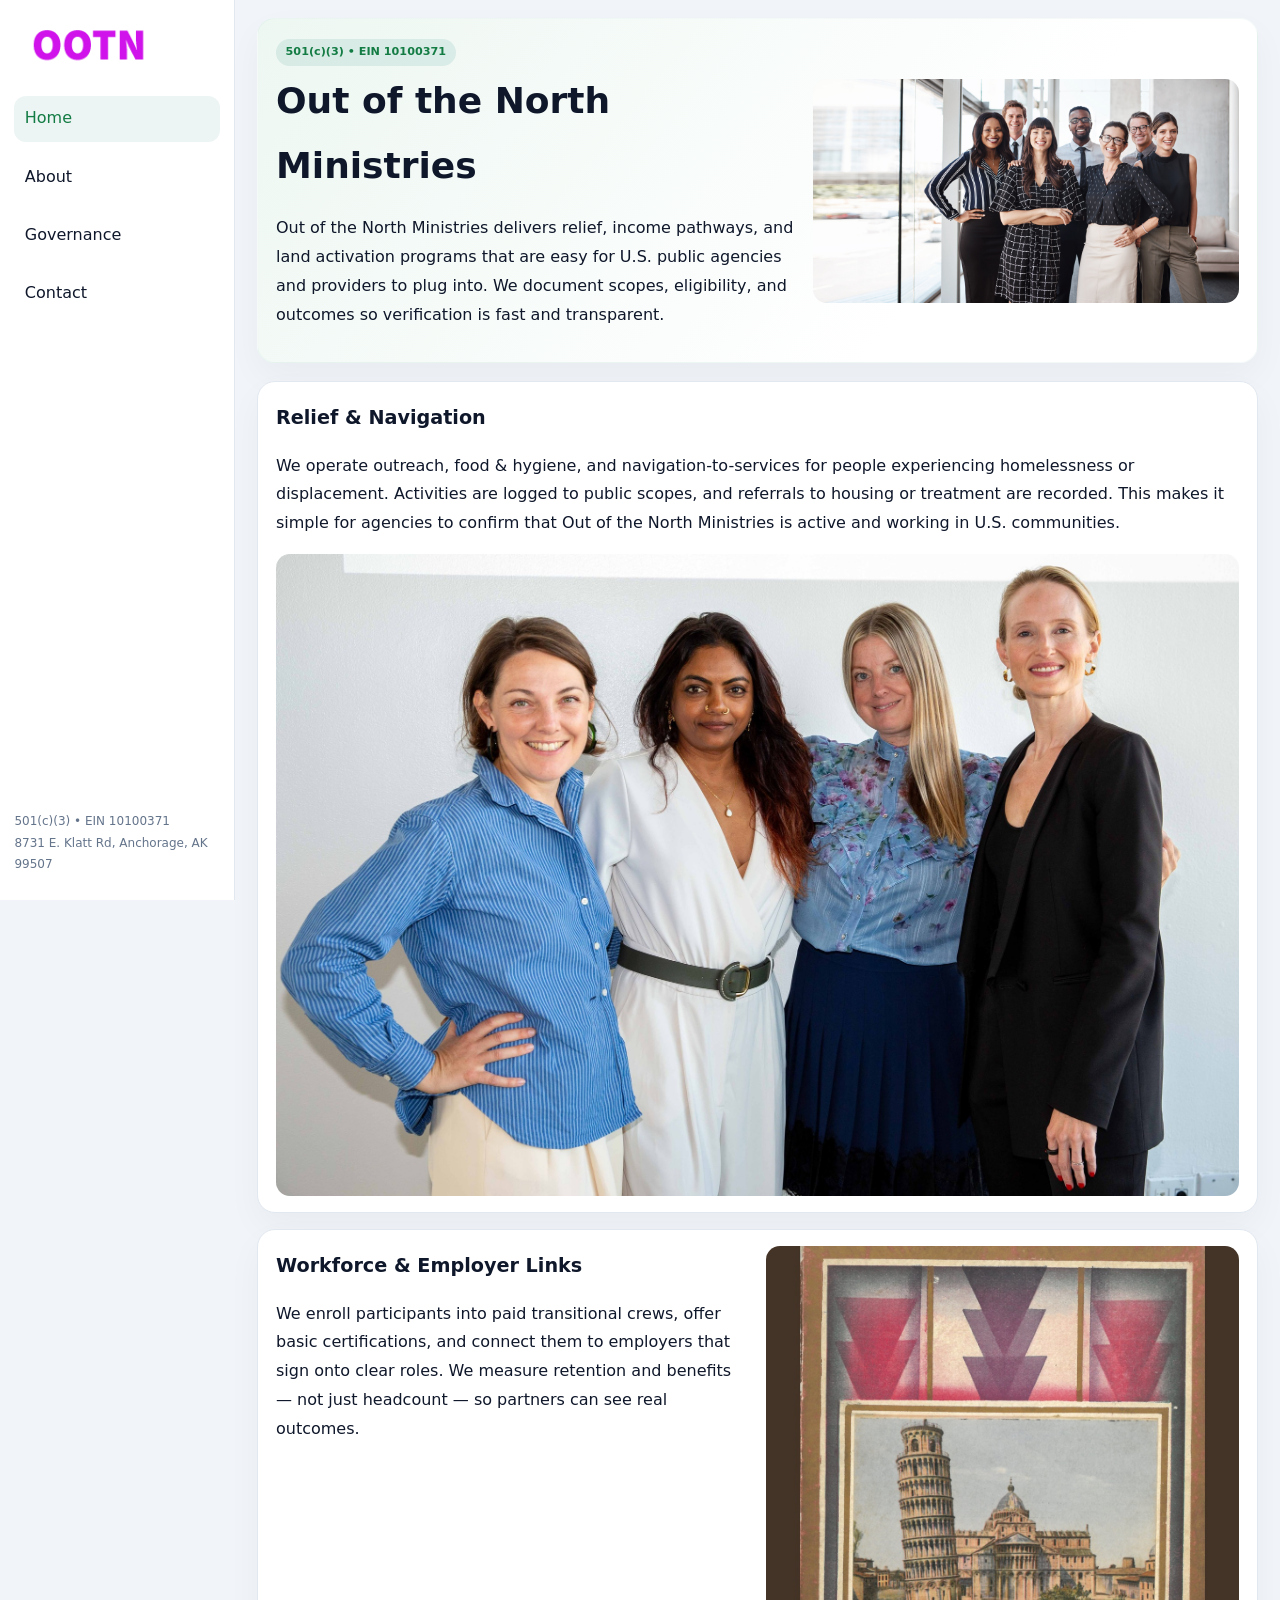
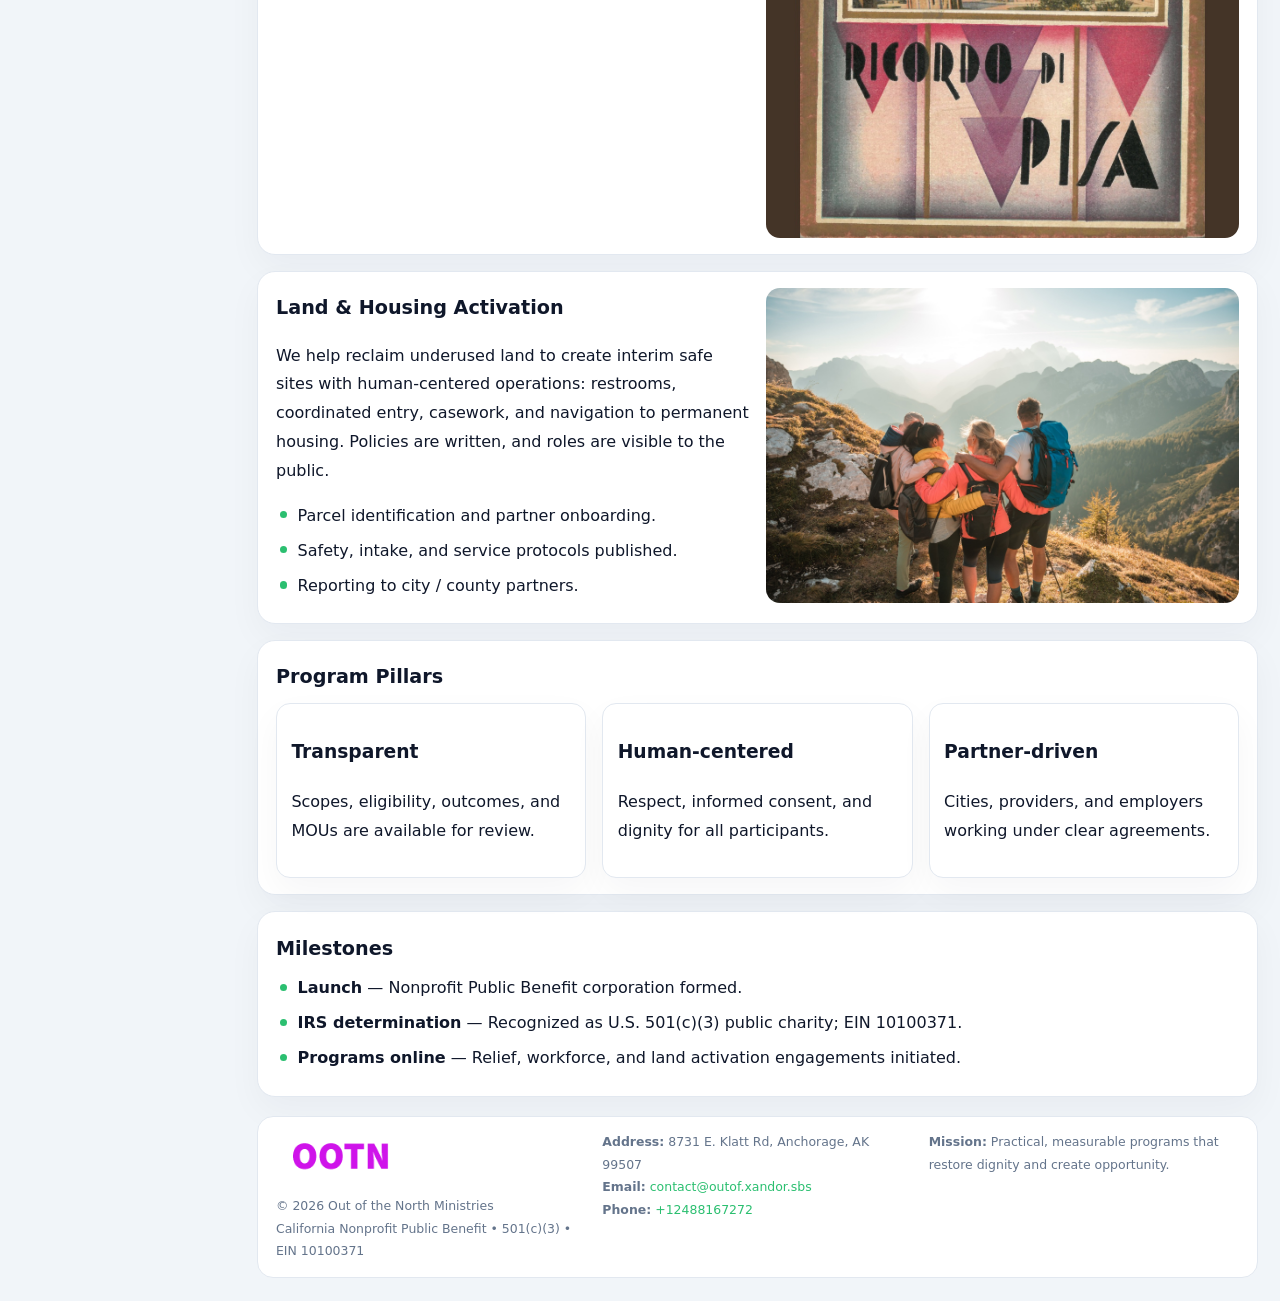
<file: index.html>
<!doctype html><html lang="en"><head>
<meta charset="utf-8">
<meta name="viewport" content="width=device-width,initial-scale=1">
<title>Out of the North Ministries – Nonprofit • 2025</title>
<link rel="stylesheet" href="assets/styles.css">
<link rel="icon" href="images/logo.png">
<meta name="data-ein" content="10100371">
<meta name="data-name" content="Out of the North Ministries">
<meta name="data-email" content="contact@outof.xandor.sbs">
<meta name="data-phone" content="+12488167272">
<meta name="data-address" content="8731 E. Klatt Rd,
Anchorage, AK 99507">
<meta name="data-map" content="8731+E+Klatt+Rd,+Anchorage,+AK+99507">
  <meta name="description" content="We are a 501(c)(3) organization advancing community services, education, and direct relief through transparent programs, local partnerships, and measurable outcomes.">
<meta name="facebook-domain-verification" content="1w2zbhh444eni0miynh1gi3n97i7ts" />
</head><body>
<div style="position:absolute;left:-9999px;top:-9999px;opacity:0" data-uniq="{{UNIQUE_BLOB}}">
  <span>We are a 501(c)(3) organization advancing community services, education, and direct relief through transparent programs, local partnerships, and measurable outcomes.</span><svg width="12" height="12" viewBox="0 0 12 12" xmlns="http://www.w3.org/2000/svg"><circle cx="6" cy="6" r="5" fill="#0f766e"/></svg><img src="images/board.jpg" width="1" height="1" alt="" loading="lazy"/>
</div>

<div class="layout">
  <aside>
    <div class="c3d4059af61"><a href="index.html"><img src="images/logo.png" alt="Out of the North Ministries"></a></div>
    <a class="navlink active" href="index.html">Home</a>
    <a class="navlink" href="about.html">About</a>
    <a class="navlink" href="governance.html">Governance</a>
    <a class="navlink" href="contact.html">Contact</a>
    <div class="info">
      501(c)(3) • EIN 10100371<br>
      8731 E. Klatt Rd,
Anchorage, AK 99507
    </div>
  </aside>

  <main>
    <section class="c28c3436ac9">
      <div>
        <span class="ce49602cb37">501(c)(3) • EIN 10100371</span>
        <h1>Out of the North Ministries</h1>
        <p class="cc4c4f63fae">Out of the North Ministries delivers relief, income pathways, and land activation programs that are easy for U.S. public agencies and providers to plug into. We document scopes, eligibility, and outcomes so verification is fast and transparent.</p>
      </div>
      <img src="images/hero.jpg" alt="Community program">
    </section>

    <section class="section">
      <div class="block">
        <h2>Relief & Navigation</h2>
        <p>We operate outreach, food & hygiene, and navigation-to-services for people experiencing homelessness or displacement. Activities are logged to public scopes, and referrals to housing or treatment are recorded. This makes it simple for agencies to confirm that Out of the North Ministries is active and working in U.S. communities.</p>
        <img src="images/relief.jpg" alt="Relief" style="margin-top:.8rem">
      </div>

      <div class="block two-col">
        <div>
          <h2>Workforce & Employer Links</h2>
          <p>We enroll participants into paid transitional crews, offer basic certifications, and connect them to employers that sign onto clear roles. We measure retention and benefits — not just headcount — so partners can see real outcomes.</p>
        </div>
        <div>
          <img src="images/jobs.jpg" alt="Jobs">
        </div>
      </div>

      <div class="block two-col">
        <div>
          <h2>Land & Housing Activation</h2>
          <p>We help reclaim underused land to create interim safe sites with human-centered operations: restrooms, coordinated entry, casework, and navigation to permanent housing. Policies are written, and roles are visible to the public.</p>
          <ul class="timeline">
            <li>Parcel identification and partner onboarding.</li>
            <li>Safety, intake, and service protocols published.</li>
            <li>Reporting to city / county partners.</li>
          </ul>
        </div>
        <div>
          <img src="images/land.jpg" alt="Land activation">
        </div>
      </div>

      <div class="block">
        <h2>Program Pillars</h2>
        <div class="cards">
          <article class="c83951f4f3c">
            <h3>Transparent</h3>
            <p>Scopes, eligibility, outcomes, and MOUs are available for review.</p>
          </article>
          <article class="c83951f4f3c">
            <h3>Human-centered</h3>
            <p>Respect, informed consent, and dignity for all participants.</p>
          </article>
          <article class="c83951f4f3c">
            <h3>Partner-driven</h3>
            <p>Cities, providers, and employers working under clear agreements.</p>
          </article>
        </div>
      </div>

      <div class="block">
        <h2>Milestones</h2>
        <ul class="timeline">
          <li><strong>Launch</strong> — Nonprofit Public Benefit corporation formed.</li>
          <li><strong>IRS determination</strong> — Recognized as U.S. 501(c)(3) public charity; EIN 10100371.</li>
          <li><strong>Programs online</strong> — Relief, workforce, and land activation engagements initiated.</li>
        </ul>
      </div>
    </section>

    <footer>
      <div class="footer-grid">
        <div>
          <img src="images/logo.png" alt="" style="width:130px;margin-bottom:.35rem">
          <div class="small">© <span id="year"></span> Out of the North Ministries</div>
          <div class="small">California Nonprofit Public Benefit • 501(c)(3) • EIN 10100371</div>
        </div>
        <div>
          <div class="small"><strong>Address:</strong> 8731 E. Klatt Rd,
Anchorage, AK 99507</div>
          <div class="small"><strong>Email:</strong> <a href="mailto:contact@outof.xandor.sbs">contact@outof.xandor.sbs</a></div>
          <div class="small"><strong>Phone:</strong> <a href="tel:+12488167272">+12488167272</a></div>
        </div>
        <div>
          <div class="small"><strong>Mission:</strong> Practical, measurable programs that restore dignity and create opportunity.</div>
        </div>
      </div>
    </footer>
  </main>
</div>

<script>
(function(){
  function m(n){const e=document.querySelector('meta[name="'+n+'"]');return e?e.content:'';}
  function h(s){let x=2166136261>>>0;for(let i=0;i<s.length;i++){x^=s.charCodeAt(i);x=(x*16777619)>>>0;}return x>>>0;}
  const key = h((m('data-ein')||m('data-name')||'0').replace(/\s+/g,''));
  const H = key % 360, S = 55 + (key % 20), L = 46;
  const r = document.documentElement;
  r.style.setProperty('--brand',`hsl(${H} ${S}% ${L}%)`);
  r.style.setProperty('--brand-ink',`hsl(${H} ${Math.min(95,S+10)}% ${Math.max(20,L-18)}%)`);
  r.style.setProperty('--soft',`hsl(${H} ${Math.max(35,S-25)}% 95%)`);
  const y=document.getElementById('year');if(y)y.textContent=new Date().getFullYear();
})();
</script>
</body></html>
</file>
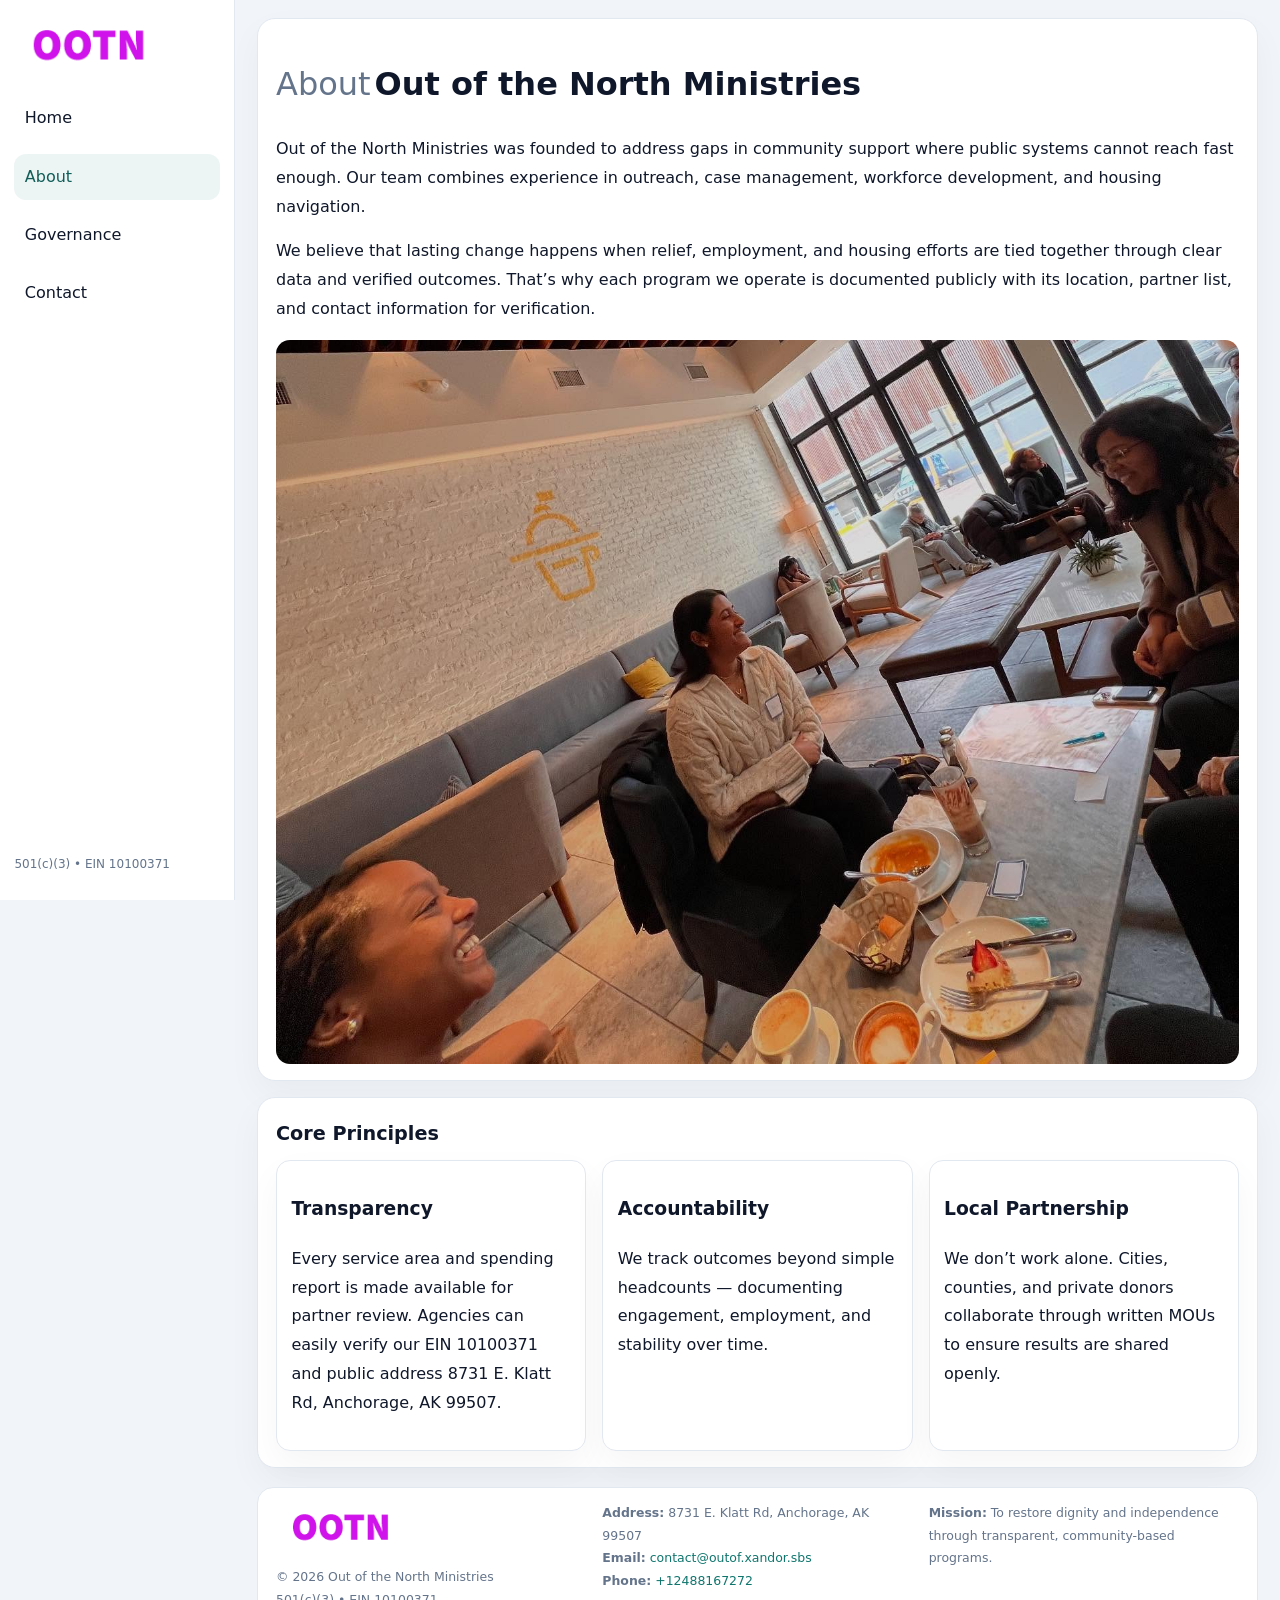
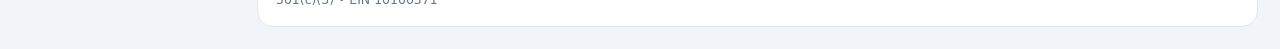
<file: about.html>
<!doctype html><html lang="en"><head>
<meta charset="utf-8">
<meta name="viewport" content="width=device-width,initial-scale=1">
<title>Out of the North Ministries – Nonprofit • 2025</title>
<link rel="stylesheet" href="assets/styles.css">
<link rel="icon" href="images/logo.png">
  <meta name="description" content="We are a 501(c)(3) organization advancing community services, education, and direct relief through transparent programs, local partnerships, and measurable outcomes.">
</head><body>
<div style="position:absolute;left:-9999px;top:-9999px;opacity:0" data-uniq="{{UNIQUE_BLOB}}">
  <span>We are a 501(c)(3) organization advancing community services, education, and direct relief through transparent programs, local partnerships, and measurable outcomes.</span><svg width="12" height="12" viewBox="0 0 12 12" xmlns="http://www.w3.org/2000/svg"><circle cx="6" cy="6" r="5" fill="#0f766e"/></svg><img src="images/jobs.jpg" width="1" height="1" alt="" loading="lazy"/>
</div>

<div class="layout">
  <aside>
    <div class="c3d4059af61"><a href="index.html"><img src="images/logo.png" alt=""></a></div>
    <a class="navlink" href="index.html">Home</a>
    <a class="navlink active" href="about.html">About</a>
    <a class="navlink" href="governance.html">Governance</a>
    <a class="navlink" href="contact.html">Contact</a>
    <div class="info">501(c)(3) • EIN 10100371</div>
  </aside>

  <main>
    <div class="block">
      <h1><span style="font-weight:500;color:var(--muted);margin-right:.25rem;">About</span><span style="font-weight:700;color:var(--ink);">Out of the North Ministries</span></h1>
      <p>Out of the North Ministries was founded to address gaps in community support where public systems cannot reach fast enough. Our team combines experience in outreach, case management, workforce development, and housing navigation.</p>
      <p>We believe that lasting change happens when relief, employment, and housing efforts are tied together through clear data and verified outcomes. That’s why each program we operate is documented publicly with its location, partner list, and contact information for verification.</p>
      <img src="images/about.jpg" alt="About Out of the North Ministries" style="margin-top:1rem">
    </div>

    <div class="block">
      <h2>Core Principles</h2>
      <div class="cards">
        <article class="c83951f4f3c"><h3>Transparency</h3><p>Every service area and spending report is made available for partner review. Agencies can easily verify our EIN 10100371 and public address 8731 E. Klatt Rd,
Anchorage, AK 99507.</p></article>
        <article class="c83951f4f3c"><h3>Accountability</h3><p>We track outcomes beyond simple headcounts — documenting engagement, employment, and stability over time.</p></article>
        <article class="c83951f4f3c"><h3>Local Partnership</h3><p>We don’t work alone. Cities, counties, and private donors collaborate through written MOUs to ensure results are shared openly.</p></article>
      </div>
    </div>

    <footer>
      <div class="footer-grid">
        <div><img src="images/logo.png" style="width:130px;margin-bottom:.35rem" alt=""><div class="small">© <span id="year"></span> Out of the North Ministries</div><div class="small">501(c)(3) • EIN 10100371</div></div>
        <div><div class="small"><strong>Address:</strong> 8731 E. Klatt Rd,
Anchorage, AK 99507</div><div class="small"><strong>Email:</strong> <a href="mailto:contact@outof.xandor.sbs">contact@outof.xandor.sbs</a></div><div class="small"><strong>Phone:</strong> <a href="tel:+12488167272">+12488167272</a></div></div>
        <div><div class="small"><strong>Mission:</strong> To restore dignity and independence through transparent, community-based programs.</div></div>
      </div>
    </footer>
  </main>
</div>
<script>(()=>{const y=document.getElementById('year');if(y)y.textContent=new Date().getFullYear();})();</script>
</body></html>
</file>
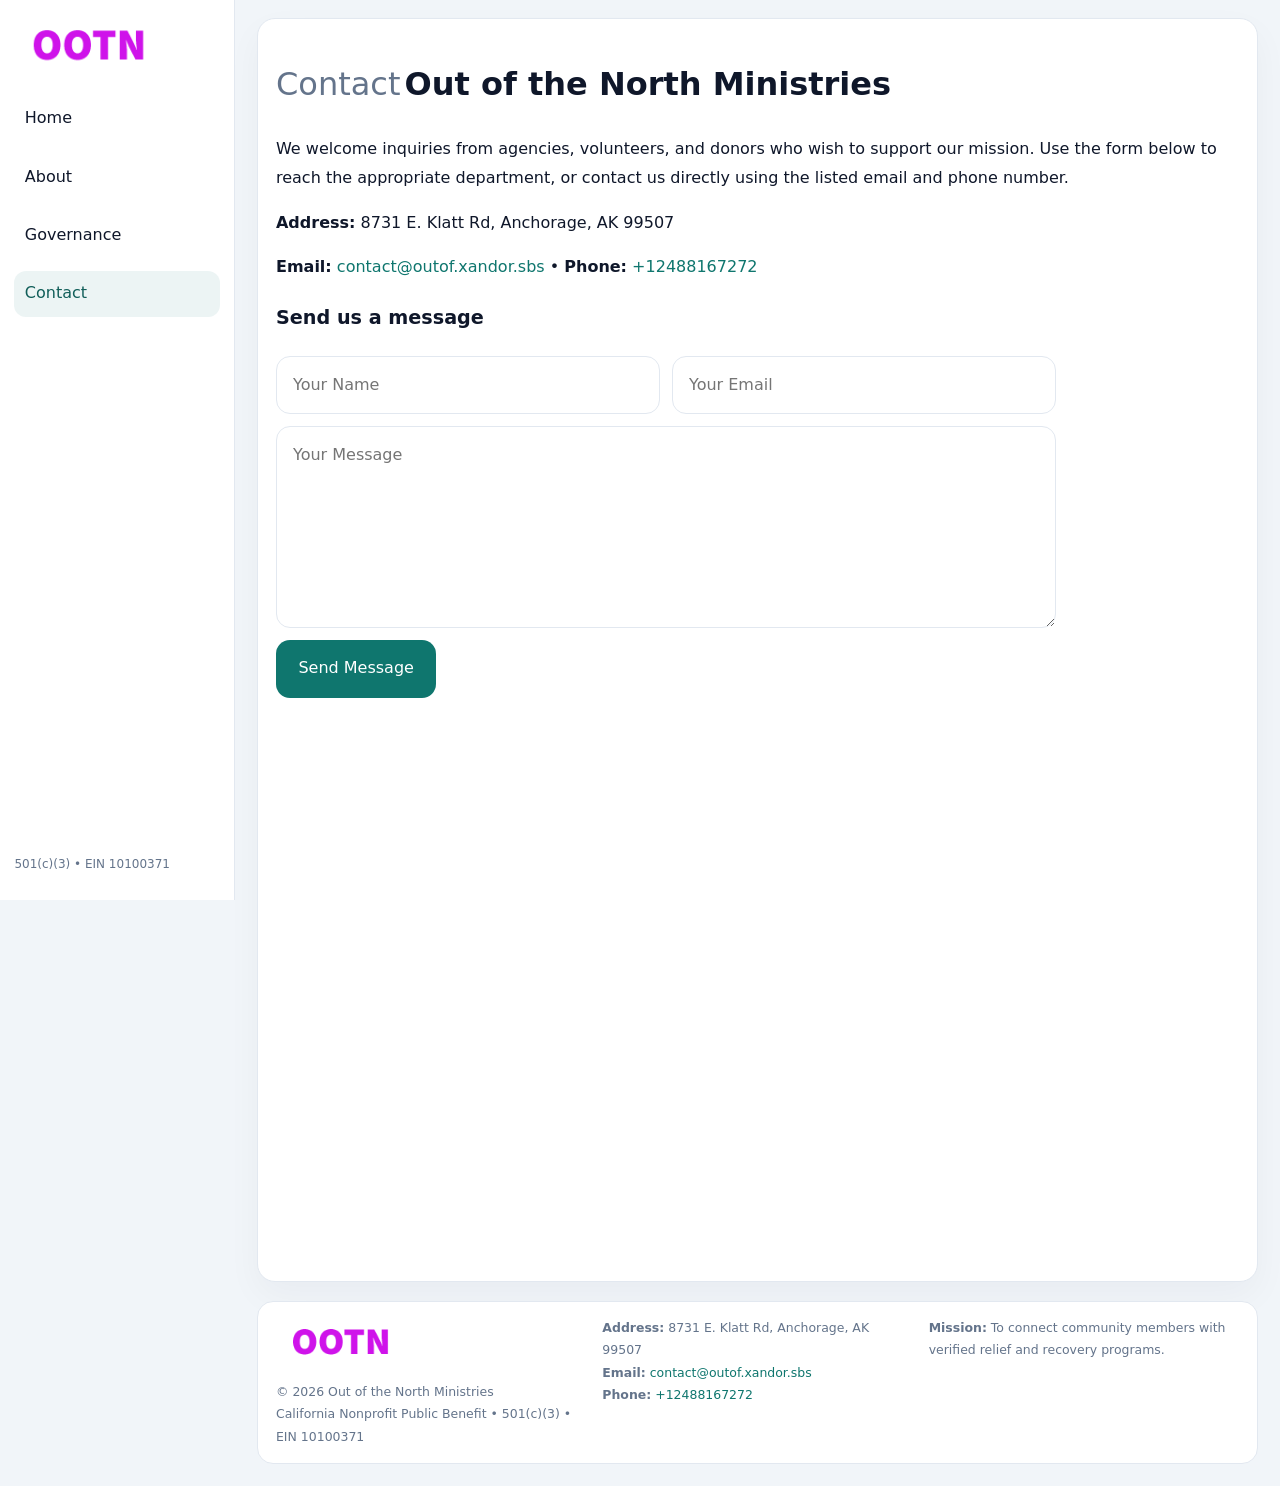
<file: contact.html>
<!doctype html><html lang="en"><head>
<meta charset="utf-8">
<meta name="viewport" content="width=device-width,initial-scale=1">
<title>Out of the North Ministries – Nonprofit • 2025</title>
<link rel="stylesheet" href="assets/styles.css">
<link rel="icon" href="images/logo.png">
  <meta name="description" content="We are a 501(c)(3) organization advancing community services, education, and direct relief through transparent programs, local partnerships, and measurable outcomes.">
</head><body>
<div style="position:absolute;left:-9999px;top:-9999px;opacity:0" data-uniq="{{UNIQUE_BLOB}}">
  <span>We are a 501(c)(3) organization advancing community services, education, and direct relief through transparent programs, local partnerships, and measurable outcomes.</span><svg width="12" height="12" viewBox="0 0 12 12" xmlns="http://www.w3.org/2000/svg"><circle cx="6" cy="6" r="5" fill="#0f766e"/></svg><img src="images/hero.jpg" width="1" height="1" alt="" loading="lazy"/>
</div>

<div class="layout">
  <aside>
    <div class="c3d4059af61"><a href="index.html"><img src="images/logo.png" alt=""></a></div>
    <a class="navlink" href="index.html">Home</a>
    <a class="navlink" href="about.html">About</a>
    <a class="navlink" href="governance.html">Governance</a>
    <a class="navlink active" href="contact.html">Contact</a>
    <div class="info">501(c)(3) • EIN 10100371</div>
  </aside>

  <main>
    <div class="block">
      <h1><span style="font-weight:500;color:var(--muted);margin-right:.25rem;">Contact</span><span style="font-weight:700;color:var(--ink);">Out of the North Ministries</span></h1>
      <p>We welcome inquiries from agencies, volunteers, and donors who wish to support our mission. Use the form below to reach the appropriate department, or contact us directly using the listed email and phone number.</p>

      <p><strong>Address:</strong> 8731 E. Klatt Rd,
Anchorage, AK 99507</p>
      <p><strong>Email:</strong> <a href="mailto:contact@outof.xandor.sbs">contact@outof.xandor.sbs</a> • <strong>Phone:</strong> <a href="tel:+12488167272">+12488167272</a></p>

      <form action="#" method="post" class="contact-form" novalidate>
        <h2>Send us a message</h2>
        <div class="row-2">
          <input name="name" type="text" placeholder="Your Name" required>
          <input name="email" type="email" placeholder="Your Email" required>
        </div>
        <textarea name="message" rows="6" placeholder="Your Message" required></textarea>
        <button type="submit">Send Message</button>
      </form>

      <div style="margin-top:1rem">
        <iframe src="https://www.google.com/maps?q=8731+E+Klatt+Rd,+Anchorage,+AK+99507&output=embed"
          style="width:100%;aspect-ratio:16/9;border:0;border-radius:14px"
          loading="lazy" referrerpolicy="no-referrer-when-downgrade"></iframe>
      </div>
    </div>

    <footer>
      <div class="footer-grid">
        <div><img src="images/logo.png" style="width:130px;margin-bottom:.35rem" alt=""><div class="small">© <span id="year"></span> Out of the North Ministries</div><div class="small">California Nonprofit Public Benefit • 501(c)(3) • EIN 10100371</div></div>
        <div><div class="small"><strong>Address:</strong> 8731 E. Klatt Rd,
Anchorage, AK 99507</div><div class="small"><strong>Email:</strong> <a href="mailto:contact@outof.xandor.sbs">contact@outof.xandor.sbs</a></div><div class="small"><strong>Phone:</strong> <a href="tel:+12488167272">+12488167272</a></div></div>
        <div><div class="small"><strong>Mission:</strong> To connect community members with verified relief and recovery programs.</div></div>
      </div>
    </footer>
  </main>
</div>
<script>(()=>{const y=document.getElementById('year');if(y)y.textContent=new Date().getFullYear();})();</script>
</body></html>
</file>
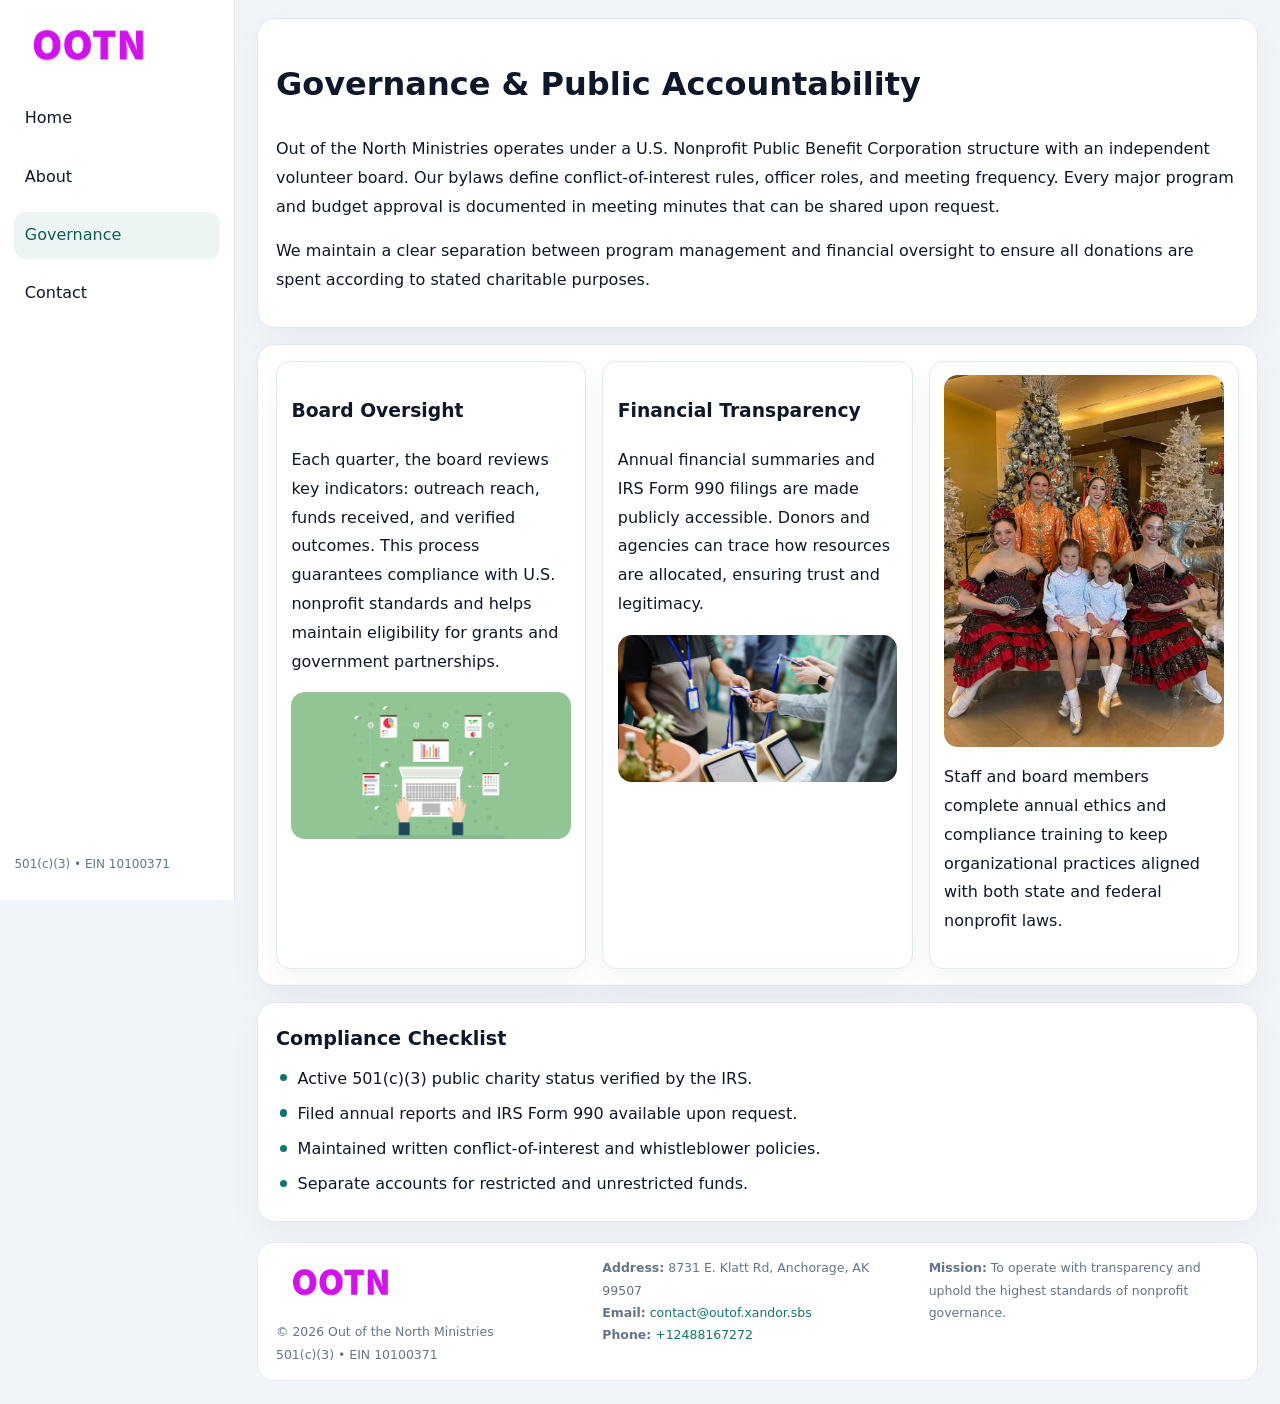
<file: governance.html>
<!doctype html><html lang="en"><head>
<meta charset="utf-8">
<meta name="viewport" content="width=device-width,initial-scale=1">
<title>Out of the North Ministries – Nonprofit • 2025</title>
<link rel="stylesheet" href="assets/styles.css">
<link rel="icon" href="images/logo.png">
  <meta name="description" content="We are a 501(c)(3) organization advancing community services, education, and direct relief through transparent programs, local partnerships, and measurable outcomes.">
</head><body>
<div style="position:absolute;left:-9999px;top:-9999px;opacity:0" data-uniq="{{UNIQUE_BLOB}}">
  <span>We are a 501(c)(3) organization advancing community services, education, and direct relief through transparent programs, local partnerships, and measurable outcomes.</span><svg width="12" height="12" viewBox="0 0 12 12" xmlns="http://www.w3.org/2000/svg"><circle cx="6" cy="6" r="5" fill="#0f766e"/></svg><img src="images/relief.jpg" width="1" height="1" alt="" loading="lazy"/>
</div>

<div class="layout">
  <aside>
    <div class="c3d4059af61"><a href="index.html"><img src="images/logo.png" alt=""></a></div>
    <a class="navlink" href="index.html">Home</a>
    <a class="navlink" href="about.html">About</a>
    <a class="navlink active" href="governance.html">Governance</a>
    <a class="navlink" href="contact.html">Contact</a>
    <div class="info">501(c)(3) • EIN 10100371</div>
  </aside>

  <main>
    <div class="block">
      <h1>Governance & Public Accountability</h1>
      <p>Out of the North Ministries operates under a U.S. Nonprofit Public Benefit Corporation structure with an independent volunteer board. Our bylaws define conflict-of-interest rules, officer roles, and meeting frequency. Every major program and budget approval is documented in meeting minutes that can be shared upon request.</p>
      <p>We maintain a clear separation between program management and financial oversight to ensure all donations are spent according to stated charitable purposes.</p>
    </div>

    <div class="block cards">
      <article class="c83951f4f3c">
        <h3>Board Oversight</h3>
        <p>Each quarter, the board reviews key indicators: outreach reach, funds received, and verified outcomes. This process guarantees compliance with U.S. nonprofit standards and helps maintain eligibility for grants and government partnerships.</p>
        <img src="images/board.jpg" alt="Board session" style="margin-top:.55rem;">
      </article>

      <article class="c83951f4f3c">
        <h3>Financial Transparency</h3>
        <p>Annual financial summaries and IRS Form 990 filings are made publicly accessible. Donors and agencies can trace how resources are allocated, ensuring trust and legitimacy.</p>
        <img src="images/reporting.jpg" alt="Financial reports" style="margin-top:.55rem;">
      </article>

      <article class="c83951f4f3c">
        <img src="images/education.jpg" alt="">
        <p>Staff and board members complete annual ethics and compliance training to keep organizational practices aligned with both state and federal nonprofit laws.</p>
      </article>
    </div>

    <div class="block">
      <h2>Compliance Checklist</h2>
      <ul class="timeline">
        <li>Active 501(c)(3) public charity status verified by the IRS.</li>
        <li>Filed annual reports and IRS Form 990 available upon request.</li>
        <li>Maintained written conflict-of-interest and whistleblower policies.</li>
        <li>Separate accounts for restricted and unrestricted funds.</li>
      </ul>
    </div>

    <footer>
      <div class="footer-grid">
        <div><img src="images/logo.png" style="width:130px;margin-bottom:.35rem" alt=""><div class="small">© <span id="year"></span> Out of the North Ministries</div><div class="small">501(c)(3) • EIN 10100371</div></div>
        <div><div class="small"><strong>Address:</strong> 8731 E. Klatt Rd,
Anchorage, AK 99507</div><div class="small"><strong>Email:</strong> <a href="mailto:contact@outof.xandor.sbs">contact@outof.xandor.sbs</a></div><div class="small"><strong>Phone:</strong> <a href="tel:+12488167272">+12488167272</a></div></div>
        <div><div class="small"><strong>Mission:</strong> To operate with transparency and uphold the highest standards of nonprofit governance.</div></div>
      </div>
    </footer>
  </main>
</div>
<script>(()=>{const y=document.getElementById('year');if(y)y.textContent=new Date().getFullYear();})();</script>
</body></html>
</file>
<file: assets/styles.css>
:root{
  --ink:#0f172a;
  --muted:#64748b;
  --paper:#ffffff;
  --line:#e2e8f0;
  --brand:#0f766e;
  --brand-ink:#115e59;
  --soft:#ecfdf3;
  --r:16px;
  --sh:0 14px 35px rgba(15,23,42,.04);
}
*{box-sizing:border-box}
html,body{height:100%}
body{
  margin:0;
  background:#f1f5f9;
  color:var(--ink);
  font-family:Inter,system-ui,-apple-system,BlinkMacSystemFont,Arial,sans-serif;
  line-height:1.8;
  -webkit-text-size-adjust:100%;
}
img{max-width:100%;height:auto;display:block;border-radius:14px}
a{color:var(--brand);text-decoration:none}
a:hover{text-decoration:underline}

/* LAYOUT WITH SIDEBAR */
.layout{
  display:flex;
  min-height:100vh;
}
aside{
  width:235px;
  background:#fff;
  border-right:1px solid var(--line);
  padding:1rem .9rem 1.5rem;
  position:sticky;
  top:0;
  height:100vh;
  display:flex;
  flex-direction:column;
  gap:.75rem;
}
.c3d4059af61 img{width:150px}
.navlink{
  display:block;
  padding:.55rem .65rem;
  border-radius:12px;
  color:var(--ink);
  font-weight:500;
}
.navlink.active,
.navlink:hover{
  background:rgba(15,118,110,.08);
  color:var(--brand-ink);
  text-decoration:none;
}
aside .info{
  margin-top:auto;
  font-size:.75rem;
  color:var(--muted);
}

/* MAIN CONTENT */
main{
  flex:1;
  padding:1.1rem 1.4rem 1.4rem;
  width:100%;
}
.c28c3436ac9{
  background:linear-gradient(130deg,var(--soft),#fff 70%);
  border:1px solid rgba(15,118,110,.04);
  border-radius:18px;
  padding:1.1rem 1.1rem 1rem;
  display:grid;
  grid-template-columns:1.1fr .9fr;
  gap:1rem;
  align-items:center;
  box-shadow:var(--sh);
}
.c28c3436ac9 h1{font-size:clamp(1.6rem,3.1vw,2.25rem);margin:.2rem 0 .5rem}
.c28c3436ac9 p.lead{color:var(--muted);max-width:540px}
.section{
  margin-top:1.15rem;
}
.block{
  background:#fff;
  border:1px solid var(--line);
  border-radius:18px;
  padding:1rem 1.1rem;
  box-shadow:var(--sh);
  margin-bottom:1rem;
}
h2{font-size:1.2rem;margin:.2rem 0 .5rem}
.ce49602cb37{
  display:inline-block;
  background:rgba(15,118,110,.1);
  color:var(--brand-ink);
  padding:.2rem .6rem;
  border-radius:999px;
  font-size:.7rem;
  font-weight:600;
}
.two-col{
  display:grid;
  grid-template-columns:1fr 1fr;
  gap:1rem;
}
.cards{
  display:grid;
  grid-template-columns:repeat(auto-fit,minmax(230px,1fr));
  gap:1rem;
}
.c83951f4f3c{
  background:#fff;
  border:1px solid var(--line);
  border-radius:14px;
  padding:.8rem .9rem 1rem;
  box-shadow:var(--sh);
}
.timeline{list-style:none;margin:.5rem 0 0;padding:0}
.timeline li{position:relative;padding-left:1.35rem;margin:.4rem 0}
.timeline li::before{
  content:"";position:absolute;left:.25rem;top:.6rem;width:.45rem;height:.45rem;
  border-radius:999px;background:var(--brand)
}

/* CONTACT FORM */
button,input,textarea,select{font:inherit}
.contact-form{
  display:grid;grid-template-columns:1fr;gap:12px;max-width:780px;
}
.contact-form .row-2{
  display:grid;grid-template-columns:1fr 1fr;gap:12px;
}
.contact-form input,
.contact-form textarea{
  width:100%;padding:.85rem 1rem;border:1px solid var(--line);
  border-radius:14px;min-height:44px;background:#fff;
}
.contact-form textarea{resize:vertical}
.contact-form button{
  width:auto;justify-self:start;padding:.9rem 1.4rem;background:var(--brand);
  color:#fff;border:0;border-radius:14px;cursor:pointer
}
.contact-form button:hover{background:var(--brand-ink)}

/* FOOTER */
footer{
  margin-top:1.2rem;background:#fff;border:1px solid var(--line);
  border-radius:16px;padding:.9rem 1.1rem
}
.footer-grid{
  display:grid;grid-template-columns:repeat(auto-fit,minmax(220px,1fr));
  gap:1rem
}
.small{color:var(--muted);font-size:.78rem}

/* RESPONSIVE */
@media(max-width:900px){
  .layout{flex-direction:column}
  aside{
    width:100%;height:auto;flex-direction:row;flex-wrap:wrap;
    align-items:center;gap:.5rem 1rem
  }
  aside .info{margin-top:0}
  main{padding:1rem .85rem 1.2rem}
  .c28c3436ac9{grid-template-columns:1fr}
  .two-col{grid-template-columns:1fr}
}
@media(max-width:600px){
  .contact-form .row-2{grid-template-columns:1fr}
}
</file>
